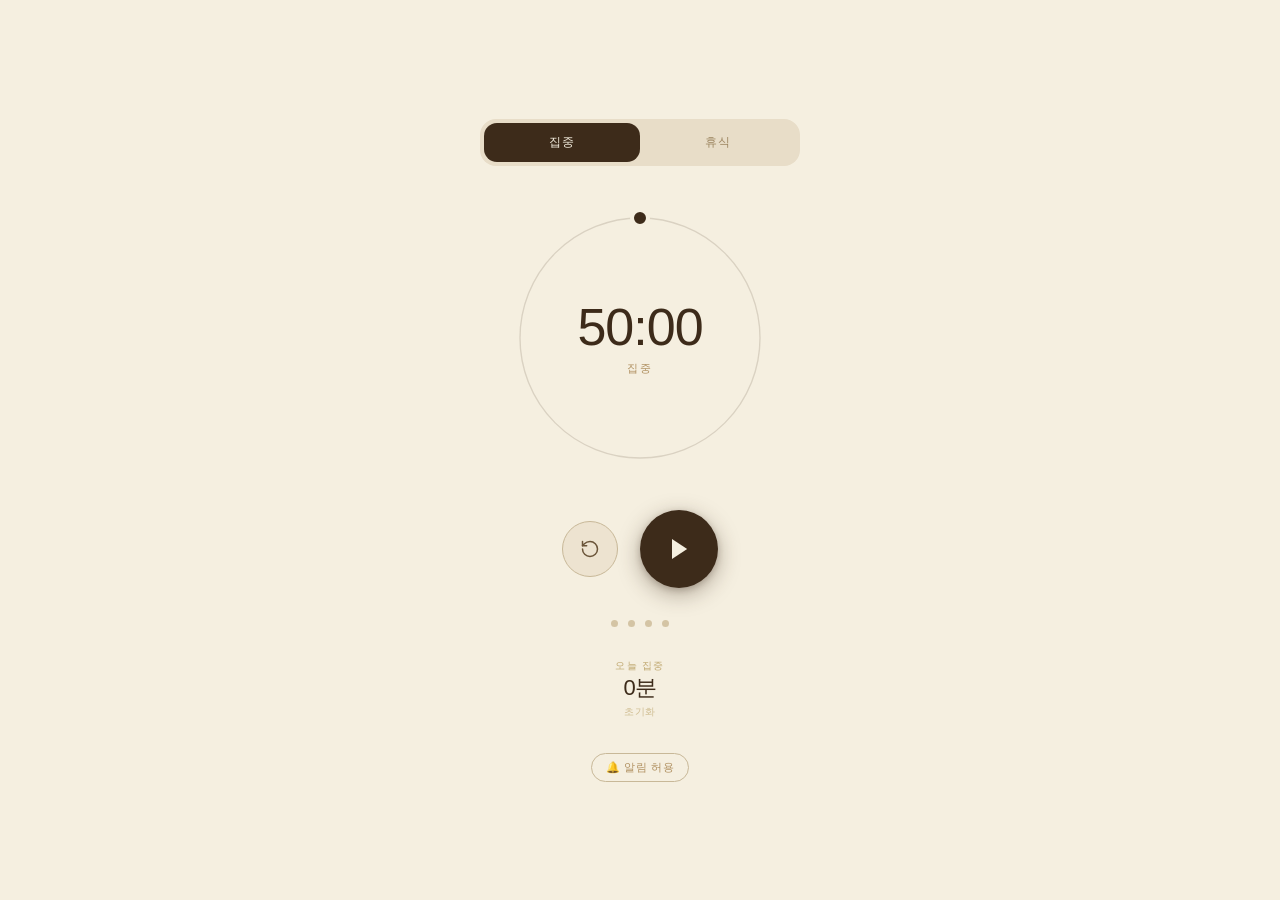
<file: index.html>
<!DOCTYPE html>
<html lang="ko">
<head>
  <meta charset="UTF-8"/>
  <meta name="viewport" content="width=device-width, initial-scale=1.0"/>
  <meta name="apple-mobile-web-app-capable" content="yes"/>
  <meta name="apple-mobile-web-app-status-bar-style" content="default"/>
  <meta name="apple-mobile-web-app-title" content="뽀모도로"/>
  <title>뽀모도로</title>
  <style>
    * { box-sizing: border-box; margin: 0; padding: 0; }
    html, body {
      height: 100%;
      font-family: -apple-system, 'SF Pro Display', BlinkMacSystemFont, sans-serif;
      background: #F5EFE0;
    }
    body {
      min-height: 100vh;
      display: flex;
      align-items: center;
      justify-content: center;
      padding: 2rem 1rem;
    }
    #card {
      display: flex;
      flex-direction: column;
      align-items: center;
      gap: clamp(1.2rem, 3vw, 2rem);
      width: min(300px, 90vw);
    }
    .tabs {
      display: flex;
      background: #E8DDC8;
      border-radius: 16px;
      padding: 4px;
      width: 100%;
    }
    .tab {
      flex: 1;
      padding: clamp(8px, 2vw, 11px) 0;
      text-align: center;
      font-size: clamp(10px, 2.5vw, 12px);
      letter-spacing: 0.09em;
      text-transform: uppercase;
      color: #9C8560;
      border-radius: 13px;
      cursor: pointer;
      transition: all 0.22s;
      user-select: none;
    }
    .tab.active { background: #3D2B1A; color: #F5EFE0; }
    #ring-wrap {
      position: relative;
      width: min(260px, 70vw);
      height: min(260px, 70vw);
      cursor: grab;
      user-select: none;
    }
    #ring-wrap:active { cursor: grabbing; }
    #ring-svg { width: 100%; height: 100%; display: block; overflow: visible; }
    #time-center {
      position: absolute;
      top: 50%; left: 50%;
      transform: translate(-50%, -50%);
      display: flex;
      flex-direction: column;
      align-items: center;
      gap: clamp(4px, 1vw, 8px);
      pointer-events: none;
      width: 100%;
    }
    #time-text {
      font-size: clamp(36px, 12vw, 52px);
      font-weight: 200;
      color: #3D2B1A;
      line-height: 1;
      white-space: nowrap;
      letter-spacing: -1px;
      pointer-events: all;
      cursor: pointer;
    }
    #time-inp {
      font-size: clamp(36px, 12vw, 52px);
      font-weight: 200;
      color: #3D2B1A;
      background: transparent;
      border: none;
      outline: none;
      border-bottom: 1.5px solid #B09060;
      width: 70%;
      text-align: center;
      display: none;
      font-family: inherit;
      letter-spacing: -1px;
      line-height: 1;
    }
    #mode-lbl {
      font-size: clamp(9px, 2vw, 11px);
      letter-spacing: 0.16em;
      text-transform: uppercase;
      color: #B09060;
      pointer-events: none;
    }
    #controls {
      display: flex;
      gap: clamp(14px, 4vw, 22px);
      align-items: center;
    }
    #reset-btn {
      width: clamp(46px, 12vw, 56px);
      height: clamp(46px, 12vw, 56px);
      border-radius: 50%;
      border: 1.5px solid #C8B898;
      background: #EDE3D0;
      color: #6A5438;
      cursor: pointer;
      display: flex;
      align-items: center;
      justify-content: center;
      transition: background 0.15s, border-color 0.15s;
    }
    #reset-btn:hover { background: #E0D4BC; border-color: #A8906A; }
    #reset-btn svg { width: clamp(16px, 4vw, 20px); height: clamp(16px, 4vw, 20px); }
    #play-btn {
      width: clamp(64px, 17vw, 78px);
      height: clamp(64px, 17vw, 78px);
      border-radius: 50%;
      background: #3D2B1A;
      border: none;
      display: flex;
      align-items: center;
      justify-content: center;
      cursor: pointer;
      transition: background 0.2s, transform 0.1s;
      box-shadow: 0 6px 22px rgba(61,43,26,0.38), 0 2px 6px rgba(61,43,26,0.22);
    }
    #play-btn:hover { background: #2A1A0A; }
    #play-btn:active { transform: scale(0.93); }
    #play-btn svg { width: clamp(22px, 6vw, 28px); height: clamp(22px, 6vw, 28px); fill: #F5EFE0; flex-shrink: 0; }
    .dots { display: flex; gap: clamp(6px, 2vw, 10px); }
    .dot {
      width: clamp(5px, 1.5vw, 7px);
      height: clamp(5px, 1.5vw, 7px);
      border-radius: 50%;
      background: #D4C4A4;
      transition: background 0.3s;
    }
    .dot.done { background: #7A5830; }

    /* 오늘 집중 */
    #today-wrap {
      display: flex;
      flex-direction: column;
      align-items: center;
      gap: 4px;
    }
    #today-label {
      font-size: 10px;
      letter-spacing: 0.14em;
      text-transform: uppercase;
      color: #C0A870;
    }
    #today-time {
      font-size: 22px;
      font-weight: 200;
      color: #3D2B1A;
      letter-spacing: -0.5px;
      line-height: 1;
    }
    #today-reset {
      font-size: 10px;
      color: #C0A870;
      background: transparent;
      border: none;
      cursor: pointer;
      letter-spacing: 0.08em;
      padding: 2px 0;
      font-family: inherit;
      opacity: 0.7;
      transition: opacity 0.15s;
    }
    #today-reset:hover { opacity: 1; }

    /* 알림 버튼 */
    #notif-btn {
      font-size: 11px;
      letter-spacing: 0.06em;
      color: #B09060;
      background: transparent;
      border: 0.5px solid #C8B898;
      border-radius: 20px;
      padding: 6px 14px;
      cursor: pointer;
      transition: background 0.15s, opacity 0.3s;
      font-family: inherit;
    }
    #notif-btn:hover { background: #EDE3D0; }
    #notif-btn.granted { opacity: 0; pointer-events: none; height: 0; padding: 0; border: none; overflow: hidden; }

    /* 완료 오버레이 — iOS에서 alert 대신 사용 */
    #complete-overlay {
      display: none;
      position: fixed;
      inset: 0;
      z-index: 200;
      background: rgba(245, 239, 224, 0.96);
      flex-direction: column;
      align-items: center;
      justify-content: center;
      gap: 1.4rem;
    }
    #complete-overlay.show { display: flex; }
    #complete-icon {
      font-size: 48px;
      line-height: 1;
    }
    #complete-title {
      font-size: 24px;
      font-weight: 200;
      color: #3D2B1A;
      letter-spacing: -0.5px;
    }
    #complete-sub {
      font-size: 13px;
      color: #B09060;
      letter-spacing: 0.06em;
    }
    #complete-btn {
      margin-top: 0.4rem;
      padding: 14px 36px;
      background: #3D2B1A;
      color: #F5EFE0;
      border: none;
      border-radius: 28px;
      font-size: 14px;
      letter-spacing: 0.08em;
      cursor: pointer;
      font-family: inherit;
      transition: background 0.2s;
    }
    #complete-btn:hover { background: #2A1A0A; }

    #banner {
      position: fixed;
      top: 24px; left: 50%;
      transform: translateX(-50%);
      background: #3D2B1A;
      color: #F5EFE0;
      font-size: 13px;
      letter-spacing: 0.06em;
      padding: 12px 26px;
      border-radius: 28px;
      white-space: nowrap;
      z-index: 100;
      opacity: 0;
      transition: opacity 0.3s;
      pointer-events: none;
      font-family: inherit;
    }
    #banner.show { opacity: 1; }

    @media (min-width: 600px) and (max-width: 1024px) {
      #ring-wrap { width: min(320px, 55vw); height: min(320px, 55vw); }
    }
    @media (min-width: 1024px) {
      #ring-wrap { width: 280px; height: 280px; }
      #card { width: 320px; }
    }
  </style>
</head>
<body>

<div id="card">
  <div class="tabs">
    <div class="tab active" id="tab-f">집중</div>
    <div class="tab" id="tab-b">휴식</div>
  </div>

  <div id="ring-wrap">
    <svg id="ring-svg" viewBox="0 0 210 210" style="overflow:visible; width:100%; height:100%;">
      <circle cx="105" cy="105" r="90" fill="none" stroke="#3D2B1A" stroke-width="1" opacity="0.15"/>
      <circle id="drag-preview" cx="105" cy="105" r="90"
        fill="none" stroke="#3D2B1A" stroke-width="1.5"
        stroke-linecap="round" stroke-dasharray="4 7"
        transform="rotate(-90 105 105)" opacity="0"
        style="transition: opacity 0.15s;"/>
      <circle id="drag-fill" cx="105" cy="105" r="90"
        fill="none" stroke="#3D2B1A" stroke-width="2"
        stroke-linecap="round"
        stroke-dasharray="565.49" stroke-dashoffset="565.49"
        transform="rotate(-90 105 105)" opacity="0"/>
      <circle id="prog" cx="105" cy="105" r="90"
        fill="none" stroke="#B83020" stroke-width="2"
        stroke-linecap="round"
        stroke-dasharray="565.49" stroke-dashoffset="565.49"
        transform="rotate(-90 105 105)" opacity="0"
        style="transition: stroke 0.5s ease;"/>
      <circle id="handle" cx="105" cy="15" r="6"
        fill="#3D2B1A" stroke="#F5EFE0" stroke-width="3"
        style="transition: fill 0.35s;"/>
    </svg>
    <div id="time-center">
      <div id="time-text">50:00</div>
      <input id="time-inp" type="text" maxlength="5" placeholder="MM:SS"/>
      <div id="mode-lbl">집중</div>
    </div>
  </div>

  <div id="controls">
    <button id="reset-btn" title="초기화">
      <svg viewBox="0 0 24 24" fill="none" stroke="currentColor" stroke-width="1.8" stroke-linecap="round" stroke-linejoin="round">
        <path d="M3 12a9 9 0 1 0 9-9 9.75 9.75 0 0 0-6.74 2.74L3 8"/>
        <path d="M3 3v5h5"/>
      </svg>
    </button>
    <button id="play-btn">
      <svg id="play-icon" viewBox="0 0 24 24" fill="#F5EFE0">
        <path d="M6 3.5l13 8.5-13 8.5V3.5z"/>
      </svg>
    </button>
  </div>

  <div class="dots">
    <div class="dot" id="d0"></div>
    <div class="dot" id="d1"></div>
    <div class="dot" id="d2"></div>
    <div class="dot" id="d3"></div>
  </div>

  <div id="today-wrap">
    <div id="today-label">오늘 집중</div>
    <div id="today-time">0분</div>
    <button id="today-reset">초기화</button>
  </div>

  <button id="notif-btn">🔔 알림 허용</button>
</div>

<!-- iOS alert 대신 커스텀 오버레이 -->
<div id="complete-overlay">
  <div id="complete-icon">🍅</div>
  <div id="complete-title"></div>
  <div id="complete-sub"></div>
  <button id="complete-btn"></button>
</div>

<div id="banner"></div>

<script>
  const FOCUS_DEF = 50 * 60, BREAK_DEF = 10 * 60;
  const MAX_F = 60 * 60, MAX_B = 15 * 60;
  const R = 90, CIRC = 2 * Math.PI * R;
  const CF = '#B83020', CB = '#2E7D52', CI = '#3D2B1A';

  let mode = 'focus', fSec = FOCUS_DEF, bSec = BREAK_DEF;
  let total = FOCUS_DEF, remain = FOCUS_DEF;
  let running = false, started = false, session = 0;
  let ticker = null, startEpoch = null, startRemain = null;

  const prog          = document.getElementById('prog');
  const dragFill      = document.getElementById('drag-fill');
  const dragPrev      = document.getElementById('drag-preview');
  const handle        = document.getElementById('handle');
  const timeTxt       = document.getElementById('time-text');
  const timeInp       = document.getElementById('time-inp');
  const modeLbl       = document.getElementById('mode-lbl');
  const playBtn       = document.getElementById('play-btn');
  const playIcon      = document.getElementById('play-icon');
  const resetBtn      = document.getElementById('reset-btn');
  const tabF          = document.getElementById('tab-f');
  const tabB          = document.getElementById('tab-b');
  const ringWrap      = document.getElementById('ring-wrap');
  const banner        = document.getElementById('banner');
  const notifBtn      = document.getElementById('notif-btn');
  const todayTimeEl   = document.getElementById('today-time');
  const todayResetBtn = document.getElementById('today-reset');
  const overlay       = document.getElementById('complete-overlay');
  const overlayIcon   = document.getElementById('complete-icon');
  const overlayTitle  = document.getElementById('complete-title');
  const overlaySub    = document.getElementById('complete-sub');
  const overlayBtn    = document.getElementById('complete-btn');

  /* ── AudioContext — iOS는 사용자 터치 이후 resume 필요 ── */
  let audioCtx = null;
  function getAudioCtx() {
    if (!audioCtx) audioCtx = new (window.AudioContext || window.webkitAudioContext)();
    if (audioCtx.state === 'suspended') audioCtx.resume();
    return audioCtx;
  }
  /* 첫 터치/클릭 시 AudioContext 미리 활성화 */
  document.addEventListener('touchstart', () => getAudioCtx(), { once: true, passive: true });
  document.addEventListener('click', () => getAudioCtx(), { once: true });

  function chime() {
    try {
      const ctx = getAudioCtx();
      [[523,0],[659,0.22],[784,0.44]].forEach(([f,t]) => {
        const o = ctx.createOscillator(), g = ctx.createGain();
        o.connect(g); g.connect(ctx.destination);
        o.frequency.value = f;
        o.type = 'sine';
        g.gain.setValueAtTime(0, ctx.currentTime + t);
        g.gain.linearRampToValueAtTime(0.25, ctx.currentTime + t + 0.05);
        g.gain.exponentialRampToValueAtTime(0.001, ctx.currentTime + t + 0.8);
        o.start(ctx.currentTime + t);
        o.stop(ctx.currentTime + t + 0.85);
      });
    } catch(e) { console.warn('chime error', e); }
  }

  /* ── 오늘 집중 시간 ── */
  const TODAY_KEY = 'pomo_focus_date';
  const SEC_KEY   = 'pomo_focus_sec';

  function getTodaySec() {
    const saved = localStorage.getItem(TODAY_KEY);
    const today = new Date().toDateString();
    if (saved !== today) {
      localStorage.setItem(TODAY_KEY, today);
      localStorage.setItem(SEC_KEY, '0');
      return 0;
    }
    return parseInt(localStorage.getItem(SEC_KEY) || '0');
  }
  function addFocusSec(s) {
    if (s <= 0) return;
    const today = new Date().toDateString();
    localStorage.setItem(TODAY_KEY, today);
    const prev = parseInt(localStorage.getItem(SEC_KEY) || '0');
    localStorage.setItem(SEC_KEY, String(prev + s));
    renderTodayTime();
  }
  function renderTodayTime() {
    const s = getTodaySec();
    const h = Math.floor(s / 3600);
    const m = Math.floor((s % 3600) / 60);
    todayTimeEl.textContent = h > 0 ? `${h}시간 ${m}분` : `${m}분`;
  }
  todayResetBtn.addEventListener('click', () => {
    if (!confirm('오늘 집중 기록을 초기화할까요?')) return;
    localStorage.setItem(SEC_KEY, '0');
    renderTodayTime();
  });

  /* ── 브라우저 알림 ── */
  function initNotif() {
    if (!('Notification' in window)) { notifBtn.style.display = 'none'; return; }
    if (Notification.permission === 'granted') notifBtn.classList.add('granted');
  }
  notifBtn.addEventListener('click', async () => {
    const p = await Notification.requestPermission();
    if (p === 'granted') {
      notifBtn.classList.add('granted');
      new Notification('뽀모도로 🍅', { body: '알림이 허용됐습니다!' });
    }
  });
  function sendNotif(title, body) {
    if (Notification.permission === 'granted') {
      try { new Notification(title, { body }); } catch(e) {}
    }
  }

  /* ── 유틸 ── */
  function fmt(s) {
    s = Math.max(0, Math.round(s));
    return String(Math.floor(s / 60)).padStart(2,'0') + ':' + String(s % 60).padStart(2,'0');
  }
  function handleXY(pct) {
    const deg = 360 * pct - 90;
    const rad = deg * Math.PI / 180;
    return { x: 105 + R * Math.cos(rad), y: 105 + R * Math.sin(rad) };
  }

  function draw() {
    const pct = total > 0 ? remain / total : 0;
    const { x, y } = handleXY(pct);
    if (started) {
      handle.setAttribute('opacity', '0');
      prog.setAttribute('opacity', '1');
      prog.setAttribute('stroke', mode === 'focus' ? CF : CB);
      prog.setAttribute('stroke-dashoffset', (CIRC * (1 - pct)).toFixed(2));
    } else {
      handle.setAttribute('opacity', '1');
      handle.setAttribute('cx', x.toFixed(2));
      handle.setAttribute('cy', y.toFixed(2));
      prog.setAttribute('opacity', '0');
    }
    timeTxt.textContent = fmt(remain);
    document.title = fmt(remain) + (mode === 'focus' ? ' · 집중' : ' · 휴식');
  }

  function setIcon(playing) {
    playIcon.innerHTML = playing
      ? '<rect x="5" y="4" width="4.5" height="16" rx="1.5"/><rect x="14.5" y="4" width="4.5" height="16" rx="1.5"/>'
      : '<path d="M6 3.5l13 8.5-13 8.5V3.5z"/>';
  }
  function updateDots() {
    for (let i = 0; i < 4; i++)
      document.getElementById('d' + i).className = 'dot' + (i < session ? ' done' : '');
  }
  function applyMode(m) {
    mode = m;
    total = m === 'focus' ? fSec : bSec;
    remain = total;
    tabF.className = 'tab' + (m === 'focus' ? ' active' : '');
    tabB.className = 'tab' + (m === 'break' ? ' active' : '');
    modeLbl.textContent = m === 'focus' ? '집중' : '휴식';
  }

  /* ── 완료 오버레이 ── */
  function showOverlay(isFocusDone) {
    if (isFocusDone) {
      overlayIcon.textContent = '🍅';
      overlayTitle.textContent = '집중 완료!';
      overlaySub.textContent = '잠깐 쉬어가세요';
      overlayBtn.textContent = '휴식 시작';
      overlayBtn.onclick = () => {
        overlay.classList.remove('show');
        started = true; applyMode('break'); draw();
        _startTicker(); setIcon(true);
      };
    } else {
      overlayIcon.textContent = '☕';
      overlayTitle.textContent = '휴식 종료';
      overlaySub.textContent = '새 뽀모도로를 시작할까요?';
      overlayBtn.textContent = '집중 시작';
      overlayBtn.onclick = () => {
        overlay.classList.remove('show');
        started = false; applyMode('focus'); draw(); setIcon(false);
      };
    }
    overlay.classList.add('show');
  }

  /* ── 타이머 — Date 기반으로 iOS 백그라운드 드리프트 방지 ── */
  let focusedThisSec = 0;

  function _startTicker() {
    clearInterval(ticker);
    startEpoch = Date.now();
    startRemain = remain;
    ticker = setInterval(onTick, 500); // 500ms마다 체크해서 드리프트 최소화
  }

  function onTick() {
    const elapsed = Math.floor((Date.now() - startEpoch) / 1000);
    const newRemain = Math.max(0, startRemain - elapsed);

    if (mode === 'focus') focusedThisSec = elapsed;

    remain = newRemain;
    draw();

    if (newRemain <= 0) {
      clearInterval(ticker);
      running = false;

      if (mode === 'focus') {
        addFocusSec(focusedThisSec);
        focusedThisSec = 0;
        session = Math.min(session + 1, 4);
        updateDots();
        sendNotif('집중 완료 🍅', '잘 하셨어요! 휴식을 시작합니다.');
      } else {
        sendNotif('휴식 종료 ☕', '다시 집중할 준비가 됐나요?');
      }

      chime();
      const wasFocus = mode === 'focus';
      showOverlay(wasFocus);
      setIcon(false);
    }
  }

  function start() {
    if (running || remain <= 0) return;
    getAudioCtx(); // iOS: 터치 이벤트 안에서 미리 활성화
    started = true; running = true;
    focusedThisSec = 0;
    _startTicker();
    draw(); setIcon(true);
  }

  function pause() {
    clearInterval(ticker);
    running = false;
    if (mode === 'focus' && focusedThisSec > 0) {
      addFocusSec(focusedThisSec);
      focusedThisSec = 0;
    }
    setIcon(false);
  }

  function reset() {
    pause(); started = false; focusedThisSec = 0;
    startEpoch = null; startRemain = null;
    applyMode(mode); draw(); setIcon(false);
  }

  let bannerTimer = null;
  function showBanner(msg) {
    banner.textContent = msg; banner.classList.add('show');
    clearTimeout(bannerTimer);
    bannerTimer = setTimeout(() => banner.classList.remove('show'), 3000);
  }

  /* ── 이벤트 ── */
  playBtn.addEventListener('click', () => { if (running) pause(); else start(); });
  resetBtn.addEventListener('click', reset);
  tabF.addEventListener('click', () => {
    if (running && !confirm('타이머 실행 중입니다. 중단할까요?')) return;
    pause(); started = false; applyMode('focus'); draw(); setIcon(false);
  });
  tabB.addEventListener('click', () => {
    if (running && !confirm('타이머 실행 중입니다. 중단할까요?')) return;
    pause(); started = false; applyMode('break'); draw(); setIcon(false);
  });

  timeTxt.addEventListener('dblclick', () => {
    if (running) return;
    timeTxt.style.display = 'none'; timeInp.style.display = 'block';
    timeInp.value = fmt(remain); timeInp.focus(); timeInp.select();
  });
  function commitInp() {
    const val = timeInp.value.trim(); let s = 0;
    if (val.includes(':')) { const [m,sc] = val.split(':').map(Number); s=(m||0)*60+(sc||0); }
    else s = (parseInt(val)||0)*60;
    const mx = mode === 'focus' ? MAX_F : MAX_B;
    s = Math.max(60, Math.min(mx, s));
    if (mode === 'focus') fSec = s; else bSec = s;
    total = s; remain = s; started = false;
    timeInp.style.display = 'none'; timeTxt.style.display = '';
    draw();
  }
  timeInp.addEventListener('blur', commitInp);
  timeInp.addEventListener('keydown', e => { if (e.key === 'Enter') commitInp(); });

  /* ── 드래그 ── */
  let dragging = false;
  function pctFromPointer(clientX, clientY) {
    const rect = ringWrap.getBoundingClientRect();
    const scale = 210 / rect.width;
    const lx = (clientX - rect.left) * scale;
    const ly = (clientY - rect.top) * scale;
    let deg = Math.atan2(ly - 105, lx - 105) * 180 / Math.PI + 90;
    if (deg < 0) deg += 360;
    return deg / 360;
  }
  function startDrag() {
    if (running) return;
    dragging = true;
    handle.setAttribute('r', '8');
    dragPrev.setAttribute('opacity', '0.18');
  }
  function doDrag(clientX, clientY) {
    if (!dragging) return;
    const pct = pctFromPointer(clientX, clientY);
    const mx = mode === 'focus' ? MAX_F : MAX_B;
    let s = Math.max(60, Math.min(mx, Math.round(pct * mx)));
    if (mode === 'focus') fSec = s; else bSec = s;
    total = s; remain = s; started = false;
    const { x, y } = handleXY(s / mx);
    handle.setAttribute('cx', x.toFixed(2));
    handle.setAttribute('cy', y.toFixed(2));
    handle.setAttribute('opacity', '1');
    dragFill.setAttribute('opacity', '0.5');
    dragFill.setAttribute('stroke-dashoffset', (CIRC * (1 - s / mx)).toFixed(2));
    timeTxt.textContent = fmt(s);
  }
  function endDrag() {
    if (!dragging) return;
    dragging = false;
    handle.setAttribute('r', '6');
    dragPrev.setAttribute('opacity', '0');
    dragFill.setAttribute('opacity', '0');
    draw();
  }

  ringWrap.addEventListener('mousedown', e => { if (e.detail === 2) return; startDrag(); e.preventDefault(); });
  document.addEventListener('mousemove', e => { if (dragging) doDrag(e.clientX, e.clientY); });
  document.addEventListener('mouseup', endDrag);
  ringWrap.addEventListener('touchstart', () => startDrag(), { passive: true });
  document.addEventListener('touchmove', e => { if (dragging) doDrag(e.touches[0].clientX, e.touches[0].clientY); }, { passive: true });
  document.addEventListener('touchend', endDrag);

  /* ── 초기화 ── */
  initNotif();
  renderTodayTime();
  draw();
  updateDots();
</script>
</body>
</html>
</file>
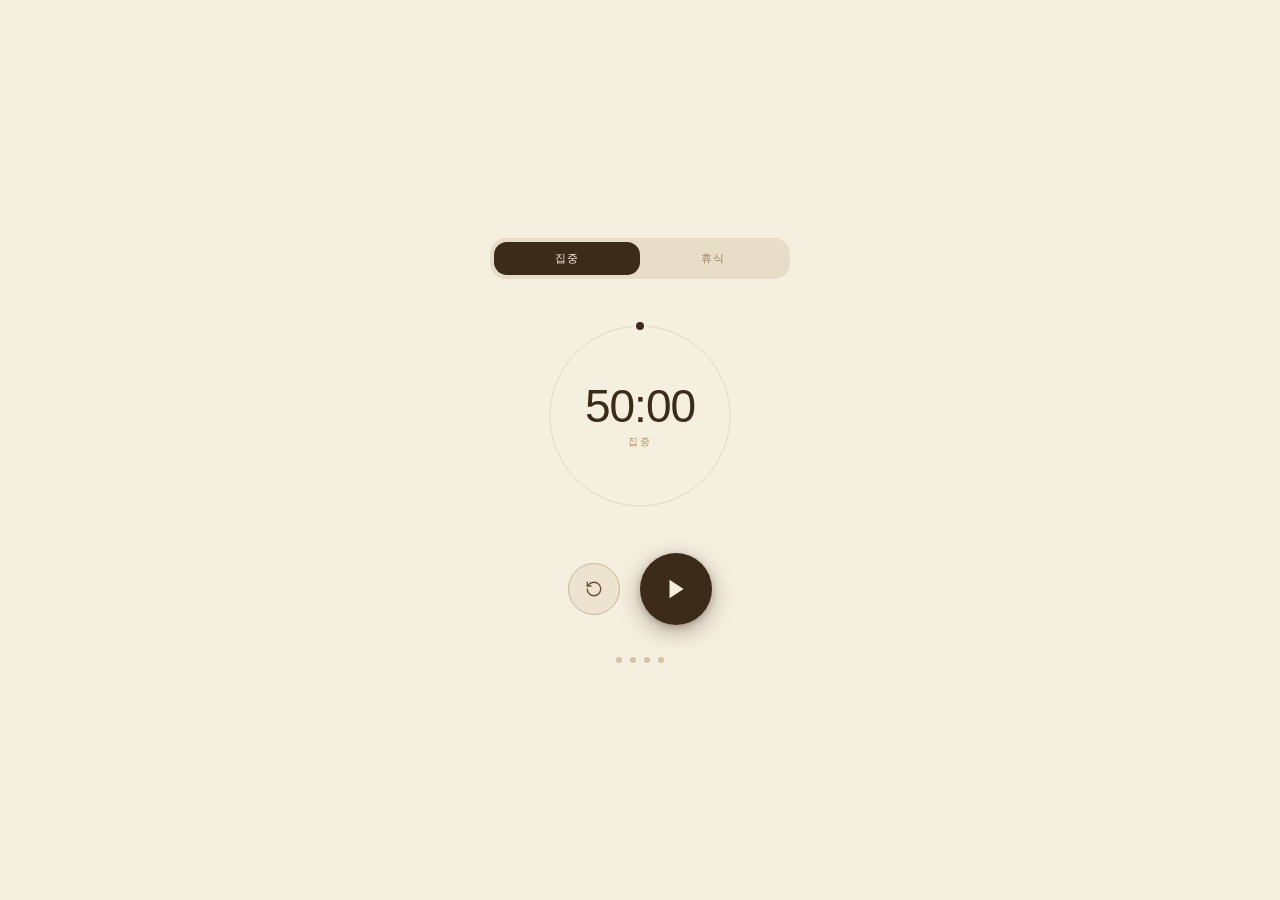
<file: main.html>
<!DOCTYPE html>
<html lang="ko">

<head>
    <meta charset="UTF-8" />
    <meta name="viewport" content="width=device-width, initial-scale=1.0" />
    <title>뽀모도로</title>
    <style>
        * {
            box-sizing: border-box;
            margin: 0;
            padding: 0;
        }

        body {
            font-family: -apple-system, 'SF Pro Display', BlinkMacSystemFont, sans-serif;
            background: #F5EFE0;
            min-height: 100vh;
            display: flex;
            align-items: center;
            justify-content: center;
        }

        #card {
            display: flex;
            flex-direction: column;
            align-items: center;
            gap: 2rem;
            width: 300px;
        }

        .tabs {
            display: flex;
            background: #E8DDC8;
            border-radius: 16px;
            padding: 4px;
            width: 100%;
        }

        .tab {
            flex: 1;
            padding: 9px 0;
            text-align: center;
            font-size: 11px;
            letter-spacing: 0.09em;
            text-transform: uppercase;
            color: #9C8560;
            border-radius: 13px;
            cursor: pointer;
            transition: all 0.22s;
            user-select: none;
        }

        .tab.active {
            background: #3D2B1A;
            color: #F5EFE0;
        }

        #ring-wrap {
            position: relative;
            width: 210px;
            height: 210px;
            cursor: grab;
            user-select: none;
        }

        #ring-wrap:active {
            cursor: grabbing;
        }

        #time-center {
            position: absolute;
            top: 50%;
            left: 50%;
            transform: translate(-50%, -50%);
            display: flex;
            flex-direction: column;
            align-items: center;
            gap: 6px;
            pointer-events: none;
        }

        #time-text {
            font-size: 46px;
            font-weight: 200;
            color: #3D2B1A;
            line-height: 1;
            white-space: nowrap;
            letter-spacing: -1px;
            pointer-events: all;
            cursor: pointer;
        }

        #time-inp {
            font-size: 46px;
            font-weight: 200;
            color: #3D2B1A;
            background: transparent;
            border: none;
            outline: none;
            border-bottom: 1.5px solid #B09060;
            width: 140px;
            text-align: center;
            display: none;
            font-family: inherit;
            letter-spacing: -1px;
            line-height: 1;
        }

        #mode-lbl {
            font-size: 10px;
            letter-spacing: 0.16em;
            text-transform: uppercase;
            color: #B09060;
            pointer-events: none;
        }

        #drag-h {
            position: absolute;
            width: 14px;
            height: 14px;
            border-radius: 50%;
            background: #3D2B1A;
            border: 3px solid #F5EFE0;
            transform: translate(-50%, -50%);
            pointer-events: none;
            z-index: 10;
            transition: background 0.35s, width 0.15s, height 0.15s, box-shadow 0.15s;
        }

        #drag-h.dragging {
            width: 20px;
            height: 20px;
            box-shadow: 0 0 0 6px rgba(61, 43, 26, 0.12);
        }

        #controls {
            display: flex;
            gap: 20px;
            align-items: center;
        }

        #reset-btn {
            width: 52px;
            height: 52px;
            border-radius: 50%;
            border: 1.5px solid #C8B898;
            background: #EDE3D0;
            color: #6A5438;
            cursor: pointer;
            display: flex;
            align-items: center;
            justify-content: center;
            transition: background 0.15s, border-color 0.15s;
        }

        #reset-btn:hover {
            background: #E0D4BC;
            border-color: #A8906A;
        }

        #reset-btn svg {
            width: 18px;
            height: 18px;
        }

        #play-btn {
            width: 72px;
            height: 72px;
            border-radius: 50%;
            background: #3D2B1A;
            border: none;
            display: flex;
            align-items: center;
            justify-content: center;
            cursor: pointer;
            transition: background 0.2s, transform 0.1s;
            box-shadow: 0 6px 22px rgba(61, 43, 26, 0.38), 0 2px 6px rgba(61, 43, 26, 0.22);
        }

        #play-btn:hover {
            background: #2A1A0A;
        }

        #play-btn:active {
            transform: scale(0.93);
        }

        #play-btn svg {
            width: 26px;
            height: 26px;
            fill: #F5EFE0;
            flex-shrink: 0;
        }

        .dots {
            display: flex;
            gap: 8px;
        }

        .dot {
            width: 6px;
            height: 6px;
            border-radius: 50%;
            background: #D4C4A4;
            transition: background 0.3s;
        }

        .dot.done {
            background: #7A5830;
        }

        #banner {
            position: fixed;
            top: 24px;
            left: 50%;
            transform: translateX(-50%);
            background: #3D2B1A;
            color: #F5EFE0;
            font-size: 13px;
            letter-spacing: 0.06em;
            padding: 12px 26px;
            border-radius: 28px;
            white-space: nowrap;
            z-index: 100;
            opacity: 0;
            transition: opacity 0.3s;
            pointer-events: none;
        }

        #banner.show {
            opacity: 1;
        }
    </style>
</head>

<body>

    <div id="card">
        <div class="tabs">
            <div class="tab active" id="tab-f">집중</div>
            <div class="tab" id="tab-b">휴식</div>
        </div>

        <div id="ring-wrap">
            <div id="drag-h"></div>
            <svg width="210" height="210" viewBox="0 0 210 210" style="display:block;overflow:visible">
                <circle cx="105" cy="105" r="90" fill="none" stroke="#3D2B1A" stroke-width="1" opacity="0.12" />
                <circle id="drag-preview" cx="105" cy="105" r="90" fill="none" stroke="#3D2B1A" stroke-width="1.5"
                    stroke-linecap="round" stroke-dasharray="4 6" transform="rotate(-90 105 105)" opacity="0"
                    style="transition: opacity 0.15s;" />
                <circle id="drag-fill" cx="105" cy="105" r="90" fill="none" stroke="#3D2B1A" stroke-width="2"
                    stroke-linecap="round" stroke-dasharray="565.49" stroke-dashoffset="565.49"
                    transform="rotate(-90 105 105)" opacity="0" />
                <circle id="prog" cx="105" cy="105" r="90" fill="none" stroke="#B83020" stroke-width="2"
                    stroke-linecap="round" stroke-dasharray="565.49" stroke-dashoffset="565.49"
                    transform="rotate(-90 105 105)" opacity="0" />
            </svg>
            <div id="time-center">
                <div id="time-text">50:00</div>
                <input id="time-inp" type="text" maxlength="5" placeholder="MM:SS" />
                <div id="mode-lbl">집중</div>
            </div>
        </div>

        <div id="controls">
            <button id="reset-btn" title="초기화">
                <svg viewBox="0 0 24 24" fill="none" stroke="currentColor" stroke-width="1.8" stroke-linecap="round"
                    stroke-linejoin="round">
                    <path d="M3 12a9 9 0 1 0 9-9 9.75 9.75 0 0 0-6.74 2.74L3 8" />
                    <path d="M3 3v5h5" />
                </svg>
            </button>
            <button id="play-btn">
                <svg id="play-icon" viewBox="0 0 24 24" fill="#F5EFE0">
                    <path d="M6 3.5l13 8.5-13 8.5V3.5z" />
                </svg>
            </button>
        </div>

        <div class="dots">
            <div class="dot" id="d0"></div>
            <div class="dot" id="d1"></div>
            <div class="dot" id="d2"></div>
            <div class="dot" id="d3"></div>
        </div>
    </div>

    <div id="banner"></div>

    <script>
        const FOCUS_DEF = 50 * 60;
        const BREAK_DEF = 10 * 60;
        const MAX_F = 60 * 60;
        const MAX_B = 15 * 60;
        const R = 90;
        const CIRC = 2 * Math.PI * R;
        const CF = '#B83020';
        const CB = '#2E7D52';
        const CI = '#3D2B1A';

        let mode = 'focus', fSec = FOCUS_DEF, bSec = BREAK_DEF;
        let total = FOCUS_DEF, remain = FOCUS_DEF;
        let running = false, started = false, session = 0, ticker = null;

        const prog = document.getElementById('prog');
        const dragFill = document.getElementById('drag-fill');
        const dragPrev = document.getElementById('drag-preview');
        const timeTxt = document.getElementById('time-text');
        const timeInp = document.getElementById('time-inp');
        const modeLbl = document.getElementById('mode-lbl');
        const playBtn = document.getElementById('play-btn');
        const playIcon = document.getElementById('play-icon');
        const resetBtn = document.getElementById('reset-btn');
        const tabF = document.getElementById('tab-f');
        const tabB = document.getElementById('tab-b');
        const ringWrap = document.getElementById('ring-wrap');
        const dragH = document.getElementById('drag-h');
        const banner = document.getElementById('banner');

        function fmt(s) {
            return String(Math.floor(s / 60)).padStart(2, '0') + ':' + String(s % 60).padStart(2, '0');
        }

        function draw() {
            const pct = total > 0 ? remain / total : 0;
            const deg = 360 * pct - 90;
            const rad = deg * Math.PI / 180;
            dragH.style.left = (105 + R * Math.cos(rad)) + 'px';
            dragH.style.top = (105 + R * Math.sin(rad)) + 'px';

            if (started) {
                prog.setAttribute('opacity', '1');
                prog.setAttribute('stroke', mode === 'focus' ? CF : CB);
                prog.setAttribute('stroke-dashoffset', (CIRC * (1 - pct)).toFixed(2));
                dragH.style.background = mode === 'focus' ? CF : CB;
            } else {
                prog.setAttribute('opacity', '0');
                dragH.style.background = CI;
            }

            timeTxt.textContent = fmt(remain);
            document.title = fmt(remain) + (mode === 'focus' ? ' · 집중' : ' · 휴식');
        }

        function setIcon(playing) {
            playIcon.innerHTML = playing
                ? '<rect x="5" y="4" width="4.5" height="16" rx="1.5"/><rect x="14.5" y="4" width="4.5" height="16" rx="1.5"/>'
                : '<path d="M6 3.5l13 8.5-13 8.5V3.5z"/>';
        }

        function updateDots() {
            for (let i = 0; i < 4; i++) {
                document.getElementById('d' + i).className = 'dot' + (i < session ? ' done' : '');
            }
        }

        function applyMode(m) {
            mode = m;
            total = m === 'focus' ? fSec : bSec;
            remain = total;
            tabF.className = 'tab' + (m === 'focus' ? ' active' : '');
            tabB.className = 'tab' + (m === 'break' ? ' active' : '');
            modeLbl.textContent = m === 'focus' ? '집중' : '휴식';
        }

        function tick() {
            if (remain <= 0) {
                clearInterval(ticker);
                running = false;
                chime();
                if (mode === 'focus') {
                    session = Math.min(session + 1, 4);
                    updateDots();
                    started = true;
                    applyMode('break');
                    draw();
                    ticker = setInterval(tick, 1000);
                    running = true;
                    setIcon(true);
                    showBanner('집중 완료! 휴식을 시작합니다');
                } else {
                    started = false;
                    applyMode('focus');
                    draw();
                    setIcon(false);
                    showBanner('휴식 종료 — 새 뽀모도로를 시작하세요');
                }
                return;
            }
            remain--;
            draw();
        }

        function start() {
            if (running || remain <= 0) return;
            started = true;
            running = true;
            ticker = setInterval(tick, 1000);
            draw();
            setIcon(true);
        }

        function pause() {
            clearInterval(ticker);
            running = false;
            setIcon(false);
        }

        function reset() {
            pause();
            started = false;
            applyMode(mode);
            draw();
            setIcon(false);
        }

        let bannerTimer = null;
        function showBanner(msg) {
            banner.textContent = msg;
            banner.classList.add('show');
            clearTimeout(bannerTimer);
            bannerTimer = setTimeout(() => banner.classList.remove('show'), 3000);
        }

        function chime() {
            try {
                const ctx = new AudioContext();
                [[523, 0], [659, 0.2], [784, 0.4]].forEach(([f, t]) => {
                    const o = ctx.createOscillator(), g = ctx.createGain();
                    o.connect(g); g.connect(ctx.destination);
                    o.frequency.value = f;
                    g.gain.setValueAtTime(0.15, ctx.currentTime + t);
                    g.gain.exponentialRampToValueAtTime(0.001, ctx.currentTime + t + 0.7);
                    o.start(ctx.currentTime + t);
                    o.stop(ctx.currentTime + t + 0.8);
                });
            } catch (e) { }
        }

        playBtn.addEventListener('click', () => { if (running) pause(); else start(); });
        resetBtn.addEventListener('click', reset);

        tabF.addEventListener('click', () => {
            if (running && !confirm('타이머 실행 중입니다. 중단할까요?')) return;
            pause(); started = false; applyMode('focus'); draw(); setIcon(false);
        });
        tabB.addEventListener('click', () => {
            if (running && !confirm('타이머 실행 중입니다. 중단할까요?')) return;
            pause(); started = false; applyMode('break'); draw(); setIcon(false);
        });

        timeTxt.addEventListener('dblclick', () => {
            if (running) return;
            timeTxt.style.display = 'none';
            timeInp.style.display = 'block';
            timeInp.value = fmt(remain);
            timeInp.focus();
            timeInp.select();
        });

        function commitInp() {
            const val = timeInp.value.trim();
            let s = 0;
            if (val.includes(':')) {
                const [m, sc] = val.split(':').map(Number);
                s = (m || 0) * 60 + (sc || 0);
            } else {
                s = (parseInt(val) || 0) * 60;
            }
            const mx = mode === 'focus' ? MAX_F : MAX_B;
            s = Math.max(60, Math.min(mx, s));
            if (mode === 'focus') fSec = s; else bSec = s;
            total = s; remain = s; started = false;
            timeInp.style.display = 'none';
            timeTxt.style.display = '';
            draw();
        }
        timeInp.addEventListener('blur', commitInp);
        timeInp.addEventListener('keydown', e => { if (e.key === 'Enter') commitInp(); });

        /* ── 드래그 ── */
        let dragging = false;

        function secFrom(cx, cy) {
            const rect = ringWrap.getBoundingClientRect();
            let deg = Math.atan2(cy - (rect.top + 105), cx - (rect.left + 105)) * 180 / Math.PI + 90;
            if (deg < 0) deg += 360;
            const mx = mode === 'focus' ? MAX_F : MAX_B;
            return Math.max(60, Math.min(mx, Math.round((deg / 360) * mx)));
        }

        function startDrag() {
            if (running) return;
            dragging = true;
            dragH.classList.add('dragging');
            dragPrev.setAttribute('opacity', '0.18');
        }

        function doDrag(cx, cy) {
            if (!dragging) return;
            const s = secFrom(cx, cy);
            if (mode === 'focus') fSec = s; else bSec = s;
            total = s; remain = s; started = false;

            const pct = s / (mode === 'focus' ? MAX_F : MAX_B);
            dragFill.setAttribute('opacity', '0.55');
            dragFill.setAttribute('stroke-dashoffset', (CIRC * (1 - pct)).toFixed(2));

            draw();
        }

        function endDrag() {
            if (!dragging) return;
            dragging = false;
            dragH.classList.remove('dragging');
            dragPrev.setAttribute('opacity', '0');
            dragFill.setAttribute('opacity', '0');
        }

        ringWrap.addEventListener('mousedown', e => { if (e.detail === 2) return; startDrag(); e.preventDefault(); });
        document.addEventListener('mousemove', e => { if (dragging) doDrag(e.clientX, e.clientY); });
        document.addEventListener('mouseup', endDrag);
        ringWrap.addEventListener('touchstart', () => { startDrag(); }, { passive: true });
        document.addEventListener('touchmove', e => { if (dragging) doDrag(e.touches[0].clientX, e.touches[0].clientY); }, { passive: true });
        document.addEventListener('touchend', endDrag);

        draw();
        updateDots();
    </script>
</body>

</html>
</file>
